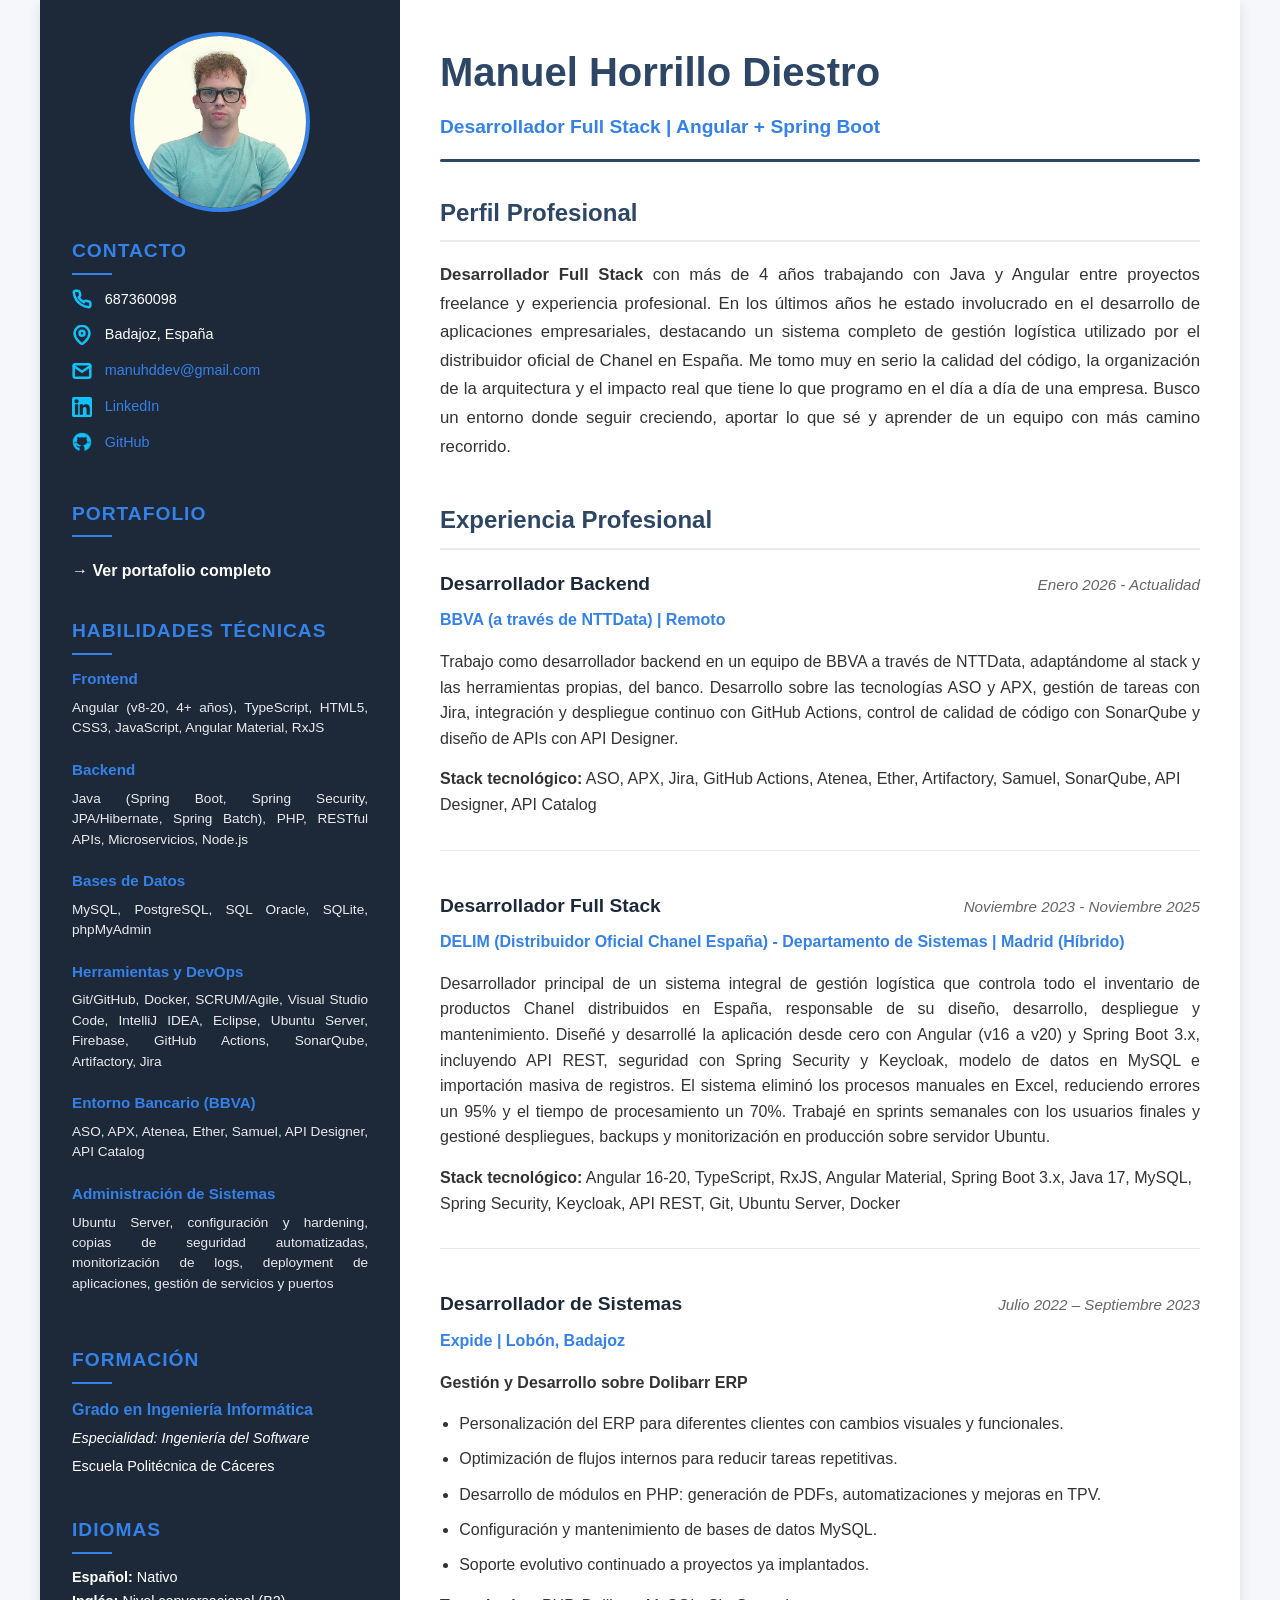
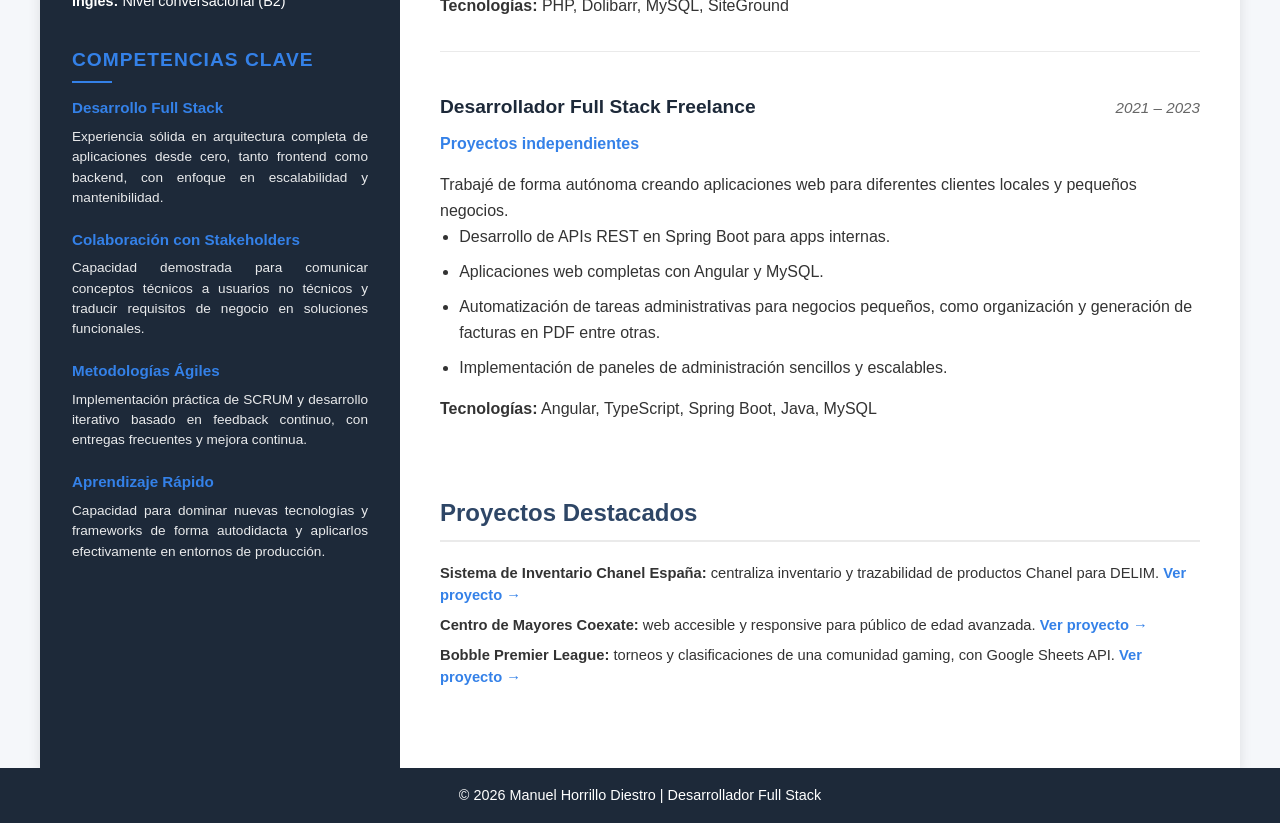
<file: index.html>
<!DOCTYPE html>
<html lang="es">
<head>
    <meta charset="UTF-8">
    <meta name="viewport" content="width=device-width, initial-scale=1.0">
    <title>Manuel Horrillo Diestro - Desarrollador Full Stack</title>
    <link rel="stylesheet" href="styles.css">
</head>
<body>
    <div class="cv-container">
        <div class="sidebar">
            <img class="profile-img" src="imagenes/perfil.jpg" alt="Manuel Horrillo Diestro">
            
            <div class="sidebar-section">
                <h2 class="sidebar-heading">Contacto</h2>
                <div class="contact-item">
                    <object class="contact-icon" data="iconos/phone.svg" type="image/svg+xml"></object>
                    <span class="contact-text">687360098</span>
                </div>
                <div class="contact-item">
                    <object class="contact-icon" data="iconos/map-pin.svg" type="image/svg+xml"></object>
                    <span class="contact-text">Badajoz, España</span>
                </div>
                <div class="contact-item">
                    <object class="contact-icon" data="iconos/mail.svg" type="image/svg+xml"></object>
                    <a href="mailto:manuhddev@gmail.com" class="contact-text">manuhddev@gmail.com</a>
                </div>
                <div class="contact-item">
                    <object class="contact-icon" data="iconos/linkedin.svg" type="image/svg+xml"></object>
                    <a href="https://www.linkedin.com/in/manuel-horrillo-diestro-52015a373/" class="contact-text" target="_blank">LinkedIn</a>
                </div>
                <div class="contact-item">
                    <object class="contact-icon" data="iconos/icons8-github-50.png"></object>
                    <a href="https://github.com/ManuHDdev" class="contact-text" target="_blank">GitHub</a>
                </div>
                <!-- <div>
                    <a href="luisa.html">Maemia</a>
                </div> -->
            </div>

            <div class="sidebar-section">
                <h2 class="sidebar-heading">Portafolio</h2>
                <a class="portfolio-link" href="https://manuhddev.github.io/Portafolio/" target="_blank">→ Ver portafolio completo</a>
            </div>
            
            <div class="sidebar-section">
                <h2 class="sidebar-heading">Habilidades Técnicas</h2>
                <div class="skill-group">
                    <h4 class="skill-category">Frontend</h4>
                    <p class="skill-list">Angular (v8-20, 4+ años), TypeScript, HTML5, CSS3, JavaScript, Angular Material, RxJS</p>
                </div>
                <div class="skill-group">
                    <h4 class="skill-category">Backend</h4>
                    <p class="skill-list">Java (Spring Boot, Spring Security, JPA/Hibernate, Spring Batch), PHP, RESTful APIs, Microservicios, Node.js</p>
                </div>
                <div class="skill-group">
                    <h4 class="skill-category">Bases de Datos</h4>
                    <p class="skill-list">MySQL, PostgreSQL, SQL Oracle, SQLite, phpMyAdmin</p>
                </div>
                <div class="skill-group">
                    <h4 class="skill-category">Herramientas y DevOps</h4>
                    <p class="skill-list">Git/GitHub, Docker, SCRUM/Agile, Visual Studio Code, IntelliJ IDEA, Eclipse, Ubuntu Server, Firebase, GitHub Actions, SonarQube, Artifactory, Jira</p>
                </div>
                <div class="skill-group">
                    <h4 class="skill-category">Entorno Bancario (BBVA)</h4>
                    <p class="skill-list">ASO, APX, Atenea, Ether, Samuel, API Designer, API Catalog</p>
                </div>
                <div class="skill-group">
                    <h4 class="skill-category">Administración de Sistemas</h4>
                    <p class="skill-list">Ubuntu Server, configuración y hardening, copias de seguridad automatizadas, monitorización de logs, deployment de aplicaciones, gestión de servicios y puertos</p>
                </div>
            </div>
            
            <div class="sidebar-section">
                <h2 class="sidebar-heading">Formación</h2>
                <h4 class="education-title">Grado en Ingeniería Informática</h4>
                <p class="education-specialty">Especialidad: Ingeniería del Software</p>
                <p class="education-institution">Escuela Politécnica de Cáceres</p>
                <!-- <p class="education-year">2020 - 2024</p> -->
            </div>
            
            <div class="sidebar-section">
                <h2 class="sidebar-heading">Idiomas</h2>
                <p class="contact-text"><strong>Español:</strong> Nativo</p>
                <p class="contact-text"><strong>Inglés:</strong> Nivel conversacional (B2)</p>
            </div>
            
            <div class="sidebar-section">
                <h2 class="sidebar-heading">Competencias clave</h2>
                <div class="skill-group">
                    <h4 class="skill-category">Desarrollo Full Stack</h4>
                    <p class="skill-list">Experiencia sólida en arquitectura completa de aplicaciones desde cero, tanto frontend como backend, con enfoque en escalabilidad y mantenibilidad.</p>
                </div>
                <div class="skill-group">
                    <h4 class="skill-category">Colaboración con Stakeholders</h4>
                    <p class="skill-list">Capacidad demostrada para comunicar conceptos técnicos a usuarios no técnicos y traducir requisitos de negocio en soluciones funcionales.</p>
                </div>
                <div class="skill-group salto">
                    <h4 class="skill-category">Metodologías Ágiles</h4>
                    <p class="skill-list">Implementación práctica de SCRUM y desarrollo iterativo basado en feedback continuo, con entregas frecuentes y mejora continua.</p>
                </div>
                <div class="skill-group">
                    <h4 class="skill-category">Aprendizaje Rápido</h4>
                    <p class="skill-list">Capacidad para dominar nuevas tecnologías y frameworks de forma autodidacta y aplicarlos efectivamente en entornos de producción.</p>
                </div>
            </div>
        </div>
        
        <div class="main-content">
            <div class="header-section">
                <h1 class="name-title">Manuel Horrillo Diestro</h1>
                <p class="job-title-main">Desarrollador Full Stack | Angular + Spring Boot</p>
                <div class="section-divider"></div>
            </div>
            
            <div class="main-section">
                <h2 class="section-title">Perfil Profesional</h2>
                <p class="profile-description">
                    <strong>Desarrollador Full Stack</strong> con más de 4 años trabajando con Java y Angular entre proyectos freelance y experiencia profesional. 
                    En los últimos años he estado involucrado en el desarrollo de aplicaciones empresariales, destacando un sistema completo de gestión logística utilizado por el distribuidor oficial de Chanel en España.
                    Me tomo muy en serio la calidad del código, la organización de la arquitectura y el impacto real que tiene lo que programo en el día a día de una empresa.
                    Busco un entorno donde seguir creciendo, aportar lo que sé y aprender de un equipo con más camino recorrido.
                </p>
            </div>
            
            <div class="main-section">
                <h2 class="section-title">Experiencia Profesional</h2>

                <div class="job-item">
                    <div class="job-header">
                        <h3 class="job-title">Desarrollador Backend</h3>
                        <span class="job-date">Enero 2026 - Actualidad</span>
                    </div>
                    <p class="job-company">BBVA (a través de NTTData) | Remoto</p>

                    <div class="job-description">
                        <p style="margin-bottom: 15px; text-align: justify;">
                            Trabajo como desarrollador backend en un equipo de BBVA a través de NTTData, adaptándome al stack y las herramientas propias,
                            del banco. Desarrollo sobre las tecnologías ASO y APX, gestión de tareas con Jira, integración y despliegue continuo con
                            GitHub Actions, control de calidad de código con SonarQube y diseño de APIs con API Designer.
                        </p>

                        <div style="margin-top: 15px;">
                            <strong>Stack tecnológico:</strong> ASO, APX, Jira, GitHub Actions, Atenea, Ether, Artifactory, Samuel, SonarQube, API Designer, API Catalog
                        </div>
                    </div>
                </div>

                <div class="job-item">
                    <div class="job-header">
                        <h3 class="job-title">Desarrollador Full Stack</h3>
                        <span class="job-date">Noviembre 2023 - Noviembre 2025</span>
                    </div>
                    <p class="job-company">DELIM (Distribuidor Oficial Chanel España) - Departamento de Sistemas | Madrid (Híbrido)</p>
                    
                    <div class="job-description">
                        <p style="margin-bottom: 15px; text-align: justify;">
                            Desarrollador principal de un sistema integral de gestión logística que controla todo el inventario de productos Chanel
                            distribuidos en España, responsable de su diseño, desarrollo, despliegue y mantenimiento. Diseñé y desarrollé la aplicación
                            desde cero con Angular (v16 a v20) y Spring Boot 3.x, incluyendo API REST, seguridad con Spring Security y Keycloak, modelo
                            de datos en MySQL e importación masiva de registros. El sistema eliminó los procesos manuales en Excel, reduciendo errores
                            un 95% y el tiempo de procesamiento un 70%. Trabajé en sprints semanales con los usuarios finales y gestioné despliegues,
                            backups y monitorización en producción sobre servidor Ubuntu.
                        </p>

                        <div style="margin-top: 15px;">
                            <strong>Stack tecnológico:</strong> Angular 16-20, TypeScript, RxJS, Angular Material, Spring Boot 3.x, Java 17, MySQL,
                            Spring Security, Keycloak, API REST, Git, Ubuntu Server, Docker
                        </div>
                    </div>
                </div>

                

                <!-- EXPIDE -->
                <div class="job-item">
                    <div class="job-header">
                        <h3 class="job-title">Desarrollador de Sistemas</h3>
                        <span class="job-date">Julio 2022 – Septiembre 2023</span>
                    </div>
                    <p class="job-company">Expide | Lobón, Badajoz</p>
                    
                    <h4>Gestión y Desarrollo sobre Dolibarr ERP</h4>
                    <div class="job-description">
                        <ul>
                            <li>Personalización del ERP para diferentes clientes con cambios visuales y funcionales.</li>
                            <li>Optimización de flujos internos para reducir tareas repetitivas.</li>
                            <li>Desarrollo de módulos en PHP: generación de PDFs, automatizaciones y mejoras en TPV.</li>
                            <li>Configuración y mantenimiento de bases de datos MySQL.</li>
                            <li>Soporte evolutivo continuado a proyectos ya implantados.</li>
                        </ul>
                        
                        <p><strong>Tecnologías:</strong> PHP, Dolibarr, MySQL, SiteGround</p>
                    </div>
                </div>

                <!-- FREELANCE -->
                <div class="job-item">
                    <div class="job-header">
                        <h3 class="job-title">Desarrollador Full Stack Freelance</h3>
                        <span class="job-date">2021 – 2023</span>
                    </div>
                    <p class="job-company">Proyectos independientes</p>
                    
                    <div class="job-description">
                        <p>Trabajé de forma autónoma creando aplicaciones web para diferentes clientes locales y pequeños negocios.</p>
                        <ul>
                            <li>Desarrollo de APIs REST en Spring Boot para apps internas.</li>
                            <li>Aplicaciones web completas con Angular y MySQL.</li>
                            <li>Automatización de tareas administrativas para negocios pequeños, como organización y generación de facturas en PDF entre otras.</li>
                            <li>Implementación de paneles de administración sencillos y escalables.</li>
                        </ul>
                        
                        <p><strong>Tecnologías:</strong> Angular, TypeScript, Spring Boot, Java, MySQL</p>
                    </div>
                </div>
            </div>
            
            <div class="main-section">
                <h2 class="section-title">Proyectos Destacados</h2>

                <ul class="project-list">
                    <li><strong>Sistema de Inventario Chanel España:</strong> centraliza inventario y trazabilidad de productos Chanel para DELIM. <a class="project-link" href="https://manuhddev.github.io/Portafolio/" target="_blank">Ver proyecto →</a></li>
                    <li><strong>Centro de Mayores Coexate:</strong> web accesible y responsive para público de edad avanzada. <a class="project-link" href="https://coexate.web.app/" target="_blank">Ver proyecto →</a></li>
                    <li><strong>Bobble Premier League:</strong> torneos y clasificaciones de una comunidad gaming, con Google Sheets API. <a class="project-link" href="https://bobblepremierleagueoficial.web.app" target="_blank">Ver proyecto →</a></li>
                </ul>
            </div>
        </div>
    </div>
    
    <div class="footer">
        <p>&copy; <script>document.write(new Date().getFullYear());</script> Manuel Horrillo Diestro | Desarrollador Full Stack</p>
    </div>
</body>
</html>
</file>
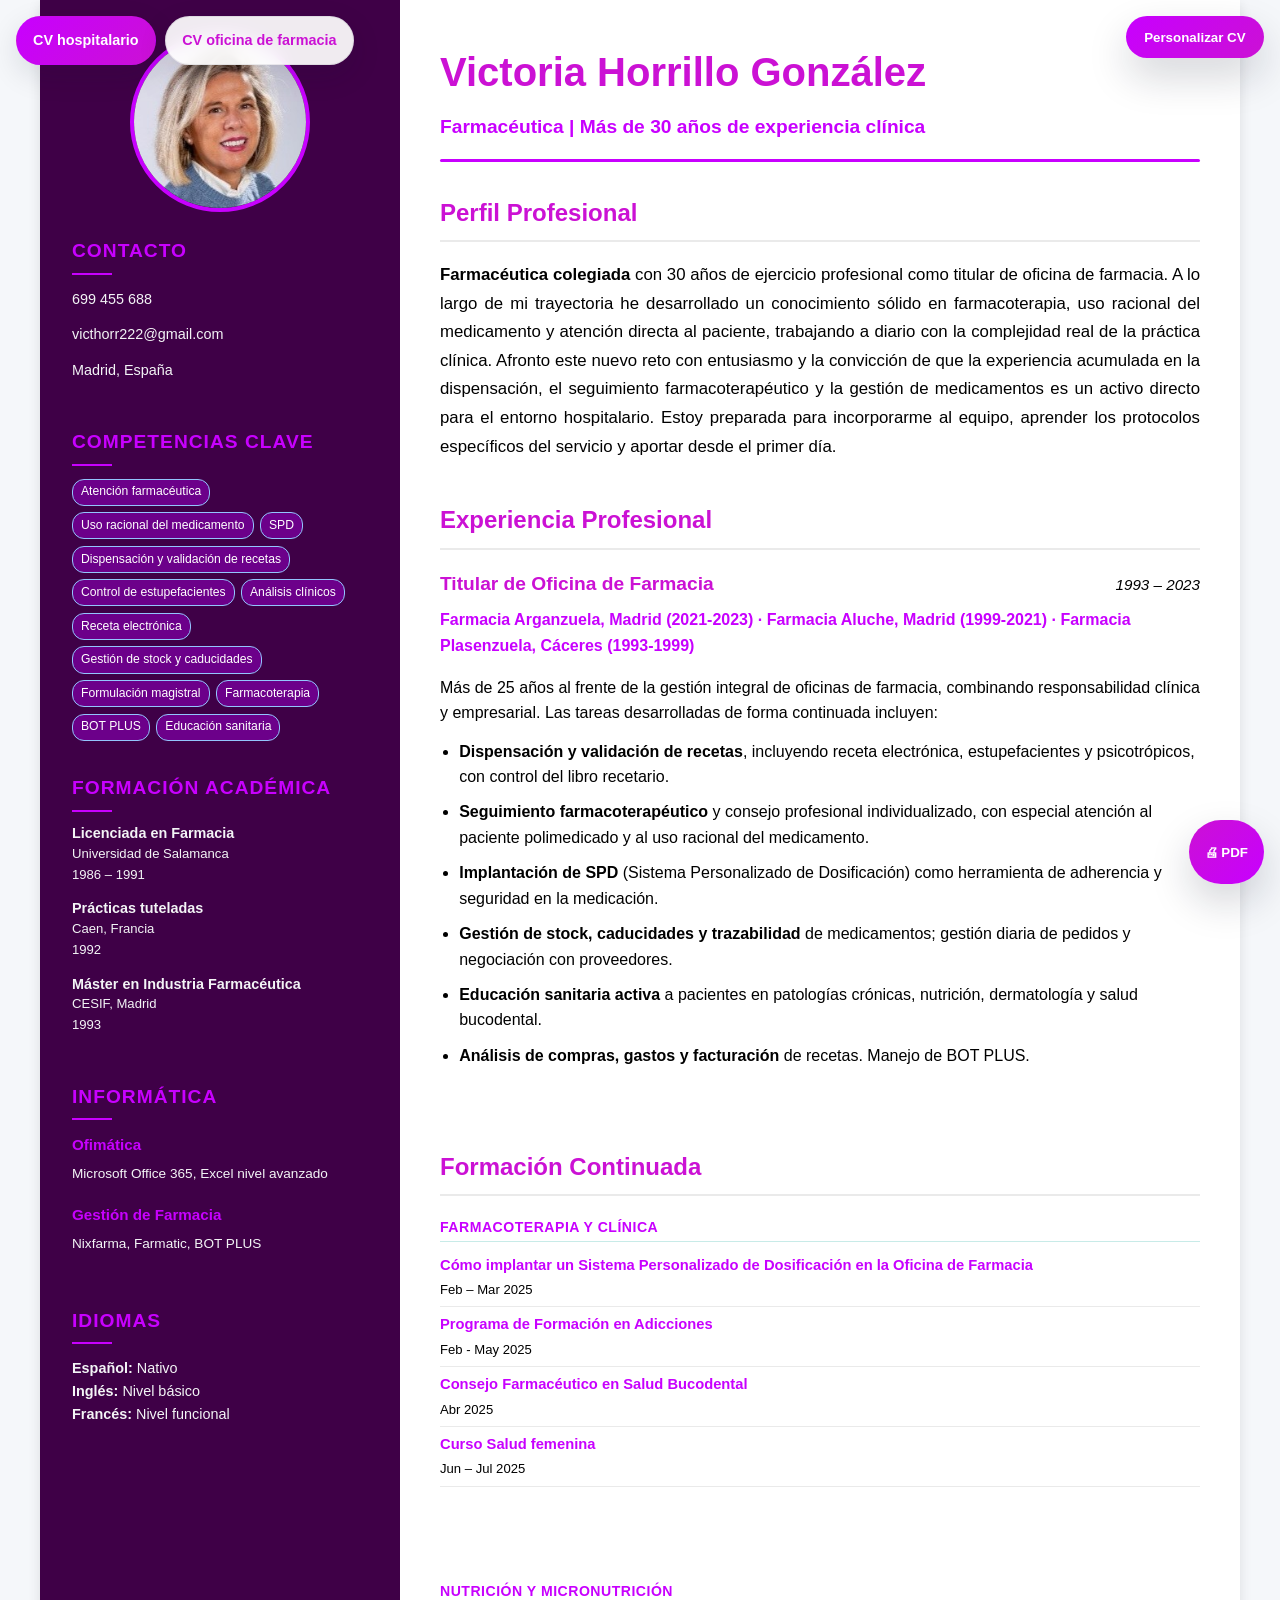
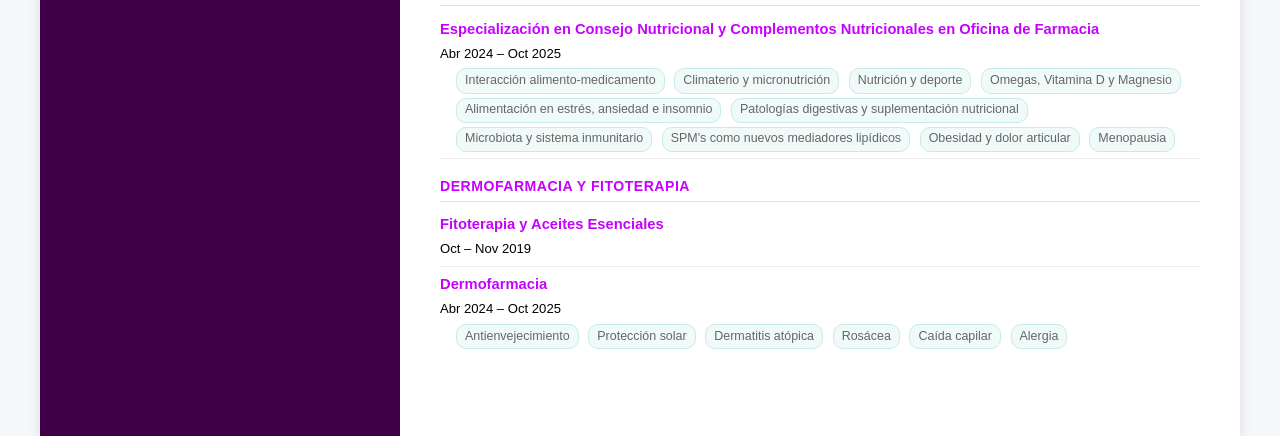
<file: victoria.html>
<!DOCTYPE html>
<html lang="es">
<head>
    <meta charset="UTF-8">
    <meta name="viewport" content="width=device-width, initial-scale=1.0">
    <title>Victoria Horrillo González - Farmacéutica</title>
    <link rel="stylesheet" href="styles.css">
    <style>
        /* ── Paleta sanitaria ── */
        :root {
            --font-family: Segoe UI, Arial, sans-serif;
            --body-font-size: 16px;
            --body-line-height: 1.6;
            --name-size: 39px;
            --subtitle-size: 20.5px;
            --section-title-size: 26px;
            --sidebar-heading-size: 20.5px;
            --primary-color: #3f0047;
            --secondary-color: #c800ff;
            --accent-color: #cb11d4;
            --text-color: #000000;
            --highlight-bg: #500059;
            --highlight-border: #500059;
            --sidebar-text-color: #ff0000;
            --sidebar-muted-text: #ffffff;
            --page-background: #ffffff;
            --card-background: #ffffff;
            --tag-bg: #6c008a;
            --tag-border: #000000;
            --tag-text: #ffffff;
            --module-bg: #f8cdfe;
            --module-border: #000000;
            --module-text: #000000;
            --profile-image-size: 220px;
            --sidebar-width: 28%;
            --sidebar-padding: 36px;
            --content-padding: 44px;
        }

        /* ── Cursos compactos (igual que luisa.html) ── */
        .course-item {
            display: flex;
            flex-direction: column;
            padding: 0.4rem 0;
            border-bottom: 1px solid #eaeaea;
        }
        .course-item:last-child {
            border-bottom: none;
        }
        .course-name {
            font-weight: 600;
            color: var(--primary-color);
            font-size: 0.92rem;
        }
        .course-meta {
            font-size: 0.82rem;
            color: var(--gray-text);
            margin-top: 0.1rem;
        }

        /* ── Módulos dentro de un curso ── */
        .course-modules {
            margin: 0.3rem 0 0 1rem;
            display: flex;
            flex-wrap: wrap;
            gap: 0.25rem 0.6rem;
        }
        .course-module {
            font-size: 0.78rem;
            color: var(--module-text);
            padding: 0.1rem 0.5rem;
            background-color: var(--module-bg);
            border: 1px solid var(--module-border);
            border-radius: 10px;
        }

        /* ── Separador de grupos de formación ── */
        .training-group-title {
            font-size: 0.88rem;
            font-weight: bold;
            color: var(--secondary-color);
            margin: 1rem 0 0.3rem 0;
            text-transform: uppercase;
            letter-spacing: 0.5px;
            border-bottom: 1px solid #c8ebe8;
            padding-bottom: 0.2rem;
        }

        /* ── Formación académica sidebar ── */
        .edu-item {
            margin-bottom: 0.9rem;
        }
        .edu-item .edu-degree {
            font-size: 0.9rem;
            font-weight: bold;
            color: var(--secondary-color);
            line-height: 1.3;
        }
        .edu-item .edu-detail {
            font-size: 0.82rem;
            color: rgba(255,255,255,0.85);
        }

        /* ── Competencias como tags ── */
        .competency-tags {
            display: flex;
            flex-wrap: wrap;
            gap: 0.4rem;
            margin-top: 0.3rem;
        }
        .competency-tag {
            font-size: 0.76rem;
            background-color: var(--tag-bg);
            color: var(--tag-text);
            padding: 0.18rem 0.5rem;
            border-radius: 12px;
            border: 1px solid var(--tag-border);
        }

        /* ── Espaciado experiencia ── */
        .job-item {
            margin-bottom: 1.6rem;
            padding-bottom: 1.5rem;
        }

        /* ── Iconos de contacto en color teal del CV ── */
        .sidebar .contact-icon {
            filter: brightness(0) invert(56%) sepia(40%) saturate(600%) hue-rotate(130deg) brightness(1.1);
        }

        /* ── Overrides de color ── */
        .sidebar-heading::after {
            background-color: var(--secondary-color);
        }
        .sidebar-heading {
            color: var(--secondary-color);
        }
        .section-divider {
            background-color: var(--secondary-color);
        }
        .job-company {
            color: var(--secondary-color);
        }
        a {
            color: var(--secondary-color);
        }

        @media print {
            body { background-color: white; }
            .cv-container { box-shadow: none; }
        }
    </style>
    <link rel="stylesheet" href="cv-editor.css">
</head>
<body data-cv-key="victoria-hospital" data-cv-version="2" data-cv-label="Victoria Hospitalario">
    <nav class="cv-page-nav" aria-label="Navegación entre currículums de Victoria">
        <a class="cv-page-nav-link is-active" href="victoria.html" aria-current="page">CV hospitalario</a>
        <a class="cv-page-nav-link" href="victoria_farmacia.html">CV oficina de farmacia</a>
    </nav>
    <div class="cv-container">
        <div class="sidebar">
            <img class="profile-img" src="imagenes/victoria.jpg" alt="Victoria Horrillo González">

            <div class="sidebar-section">
                <h2 class="sidebar-heading">Contacto</h2>
                <div class="contact-item">
                    <span class="contact-text">699 455 688</span>
                </div>
                <div class="contact-item">
                    <span class="contact-text">victhorr222@gmail.com</span>
                </div>
                <div class="contact-item">
                    <span class="contact-text">Madrid, España</span>
                </div>
            </div>

            <div class="sidebar-section">
                <h2 class="sidebar-heading">Competencias clave</h2>
                <div class="competency-tags">
                    <span class="competency-tag">Atención farmacéutica</span>
                    <span class="competency-tag">Uso racional del medicamento</span>
                    <span class="competency-tag">SPD</span>
                    <span class="competency-tag">Dispensación y validación de recetas</span>
                    <span class="competency-tag">Control de estupefacientes</span>
                    <span class="competency-tag">Análisis clínicos</span>
                    <span class="competency-tag">Receta electrónica</span>
                    <span class="competency-tag">Gestión de stock y caducidades</span>
                    <span class="competency-tag">Formulación magistral</span>
                    <span class="competency-tag">Farmacoterapia</span>
                    <span class="competency-tag">BOT PLUS</span>
                    <span class="competency-tag">Educación sanitaria</span>
                </div>
            </div>

            <div class="sidebar-section">
                <h2 class="sidebar-heading">Formación académica</h2>

                <div class="edu-item">
                    <p class="edu-degree">Licenciada en Farmacia</p>
                    <p class="edu-detail">Universidad de Salamanca</p>
                    <p class="edu-detail">1986 – 1991</p>
                </div>

                <div class="edu-item">
                    <p class="edu-degree">Prácticas tuteladas</p>
                    <p class="edu-detail">Caen, Francia</p>
                    <p class="edu-detail">1992</p>
                </div>

                <div class="edu-item">
                    <p class="edu-degree">Máster en Industria Farmacéutica</p>
                    <p class="edu-detail">CESIF, Madrid</p>
                    <p class="edu-detail">1993</p>
                </div>
            </div>

            <div class="sidebar-section">
                <h2 class="sidebar-heading">Informática</h2>
                <div class="skill-group">
                    <h4 class="skill-category">Ofimática</h4>
                    <p class="skill-list">Microsoft Office 365, Excel nivel avanzado</p>
                </div>
                <div class="skill-group">
                    <h4 class="skill-category">Gestión de Farmacia</h4>
                    <p class="skill-list">Nixfarma, Farmatic, BOT PLUS</p>
                </div>
            </div>

            <div class="sidebar-section">
                <h2 class="sidebar-heading">Idiomas</h2>
                <p class="contact-text"><strong>Español:</strong> Nativo</p>
                <p class="contact-text"><strong>Inglés:</strong> Nivel básico</p>
                <p class="contact-text"><strong>Francés:</strong> Nivel funcional</p>
            </div>

        </div>

        <div class="main-content">
            <div class="header-section">
                <h1 class="name-title">Victoria Horrillo González</h1>
                <p class="job-title-main">Farmacéutica | Más de 30 años de experiencia clínica</p>
                <div class="section-divider"></div>
            </div>

            <div class="main-section">
                <h2 class="section-title">Perfil Profesional</h2>
                <p class="profile-description">
                    <strong>Farmacéutica colegiada</strong> con 30 años de ejercicio profesional como titular de oficina de farmacia. A lo largo de mi trayectoria he desarrollado un conocimiento sólido en farmacoterapia, uso racional del medicamento y atención directa al paciente, trabajando a diario con la complejidad real de la práctica clínica.
                    Afronto este nuevo reto con entusiasmo y la convicción de que la experiencia acumulada en la dispensación, el seguimiento farmacoterapéutico y la gestión de medicamentos es un activo directo para el entorno hospitalario. Estoy preparada para incorporarme al equipo, aprender los protocolos específicos del servicio y aportar desde el primer día.
                </p>
            </div>

            <div class="main-section">
                <h2 class="section-title">Experiencia Profesional</h2>

                <div class="job-item">
                    <div class="job-header">
                        <h3 class="job-title">Titular de Oficina de Farmacia</h3>
                        <span class="job-date">1993 – 2023</span>
                    </div>
                    <p class="job-company">Farmacia Arganzuela, Madrid (2021-2023) · Farmacia Aluche, Madrid (1999-2021) · Farmacia Plasenzuela, Cáceres (1993-1999)</p>
                    <div class="job-description">
                        <p style="margin-bottom: 0.8rem; text-align: justify;">
                            Más de 25 años al frente de la gestión integral de oficinas de farmacia, combinando responsabilidad clínica y empresarial. Las tareas desarrolladas de forma continuada incluyen:
                        </p>
                        <ul>
                            <li><strong>Dispensación y validación de recetas</strong>, incluyendo receta electrónica, estupefacientes y psicotrópicos, con control del libro recetario.</li>
                            <li><strong>Seguimiento farmacoterapéutico</strong> y consejo profesional individualizado, con especial atención al paciente polimedicado y al uso racional del medicamento.</li>
                            <li><strong>Implantación de SPD</strong> (Sistema Personalizado de Dosificación) como herramienta de adherencia y seguridad en la medicación.</li>
                            <li><strong>Gestión de stock, caducidades y trazabilidad</strong> de medicamentos; gestión diaria de pedidos y negociación con proveedores.</li>
                            <li><strong>Educación sanitaria activa</strong> a pacientes en patologías crónicas, nutrición, dermatología y salud bucodental.</li>
                            <li><strong>Análisis de compras, gastos y facturación</strong> de recetas. Manejo de BOT PLUS.</li>
                        </ul>
                    </div>
                </div>
            </div>

            <div class="main-section">
                <h2 class="section-title">Formación Continuada</h2>

                <p class="training-group-title">Farmacoterapia y clínica</p>

                <!-- <div class="course-item">
                    <span class="course-name">Implantación SPD en Oficina de Farmacia</span>
                    <span class="course-meta">2025 · 60 h</span>
                </div> -->
                <div class="course-item">
                    <span class="course-name">Cómo implantar un Sistema Personalizado de Dosificación en la Oficina de Farmacia</span>
                    <span class="course-meta">Feb – Mar 2025</span>
                </div>
                <div class="course-item">
                    <span class="course-name">Programa de Formación en Adicciones</span>
                    <span class="course-meta">Feb - May 2025</span>
                </div>
                <!-- <div class="course-item">
                    <span class="course-name">Urgencias para Farmacéuticos</span>
                    <span class="course-meta">Oct 2006 · 20 h · 2,9 créditos CFCPS Madrid</span>
                </div> -->
                <!-- <div class="course-item">
                    <span class="course-name">Valoración e Interpretación de Análisis Clínicos</span>
                    <span class="course-meta">2000 · 20 h</span>
                </div> -->
                <!-- <div class="course-item">
                    <span class="course-name">Valoración e Interpretación de Análisis Clínicos (FORCEM)</span>
                    <span class="course-meta">Mar – Abr 2003 · 10 h · 1,4 créditos CFCPS Madrid</span>
                </div> -->
                <!-- <div class="course-item">
                    <span class="course-name">El Consejo Farmacéutico en Diabetes Tipo II</span>
                    <span class="course-meta">Nov 2004 – Jul 2005 · 18 h</span>
                </div> -->
                <div class="course-item">
                    <span class="course-name">Consejo Farmacéutico en Salud Bucodental</span>
                    <span class="course-meta">Abr 2025</span>
                </div>
                <!-- <div class="course-item">
                    <span class="course-name">Adaptación al Real Decreto 175/2001: Formulación Magistral</span>
                    <span class="course-meta">May 2003 · 2 h</span>
                </div> -->
                <!-- <div class="course-item">
                    <span class="course-name">Receta Electrónica</span>
                    <span class="course-meta">Abr – May 2015 · 15 h · 3 créditos CFCPS</span>
                </div> -->
                <div class="course-item">
                    <span class="course-name">Curso Salud femenina</span>
                    <span class="course-meta">Jun – Jul 2025</span>
                </div>

                <br><br><br>

                <p class="training-group-title">Nutrición y micronutrición</p>

                <div class="course-item">
                    <span class="course-name">Especialización en Consejo Nutricional y Complementos Nutricionales en Oficina de Farmacia</span>
                    <span class="course-meta">Abr 2024 – Oct 2025</span>
                    <div class="course-modules">
                        <span class="course-module">Interacción alimento-medicamento</span>
                        <span class="course-module">Climaterio y micronutrición</span>
                        <span class="course-module">Nutrición y deporte</span>
                        <span class="course-module">Omegas, Vitamina D y Magnesio</span>
                        <span class="course-module">Alimentación en estrés, ansiedad e insomnio</span>
                        <span class="course-module">Patologías digestivas y suplementación nutricional</span>
                        <span class="course-module">Microbiota y sistema inmunitario</span>
                        <span class="course-module">SPM's como nuevos mediadores lipídicos</span>
                        <span class="course-module">Obesidad y dolor articular</span>
                        <span class="course-module">Menopausia</span>
                    </div>
                </div>

                <p class="training-group-title">Dermofarmacia y fitoterapia</p>

                <!-- <div class="course-item">
                    <span class="course-name">Talleres Dermatológicos: Cuidados Básicos de la Piel</span>
                    <span class="course-meta">Abr 2008 · 2 h</span>
                </div>
                <div class="course-item">
                    <span class="course-name">Talleres Dermatológicos: ABC de la Protección Solar</span>
                    <span class="course-meta">May 2008 · 2 h</span>
                </div> -->
                <div class="course-item">
                    <span class="course-name">Fitoterapia y Aceites Esenciales</span>
                    <span class="course-meta">Oct – Nov 2019</span>
                </div>
                <div class="course-item">
                    <span class="course-name">Dermofarmacia</span>
                    <span class="course-meta">Abr 2024 – Oct 2025</span>
                    <div class="course-modules">
                        <span class="course-module">Antienvejecimiento</span>
                        <span class="course-module">Protección solar</span>
                        <span class="course-module">Dermatitis atópica</span>
                        <span class="course-module">Rosácea</span>
                        <span class="course-module">Caída capilar</span>
                        <span class="course-module">Alergia</span>
                    </div>
                </div>

                

            </div>
        </div>
    </div>

    <!-- <div class="footer">
        <p>&copy; <script>document.write(new Date().getFullYear());</script> Victoria Horrillo González | Farmacéutica</p>
    </div> -->
    <script src="cv-editor.js"></script>
</body>
</html>
</file>
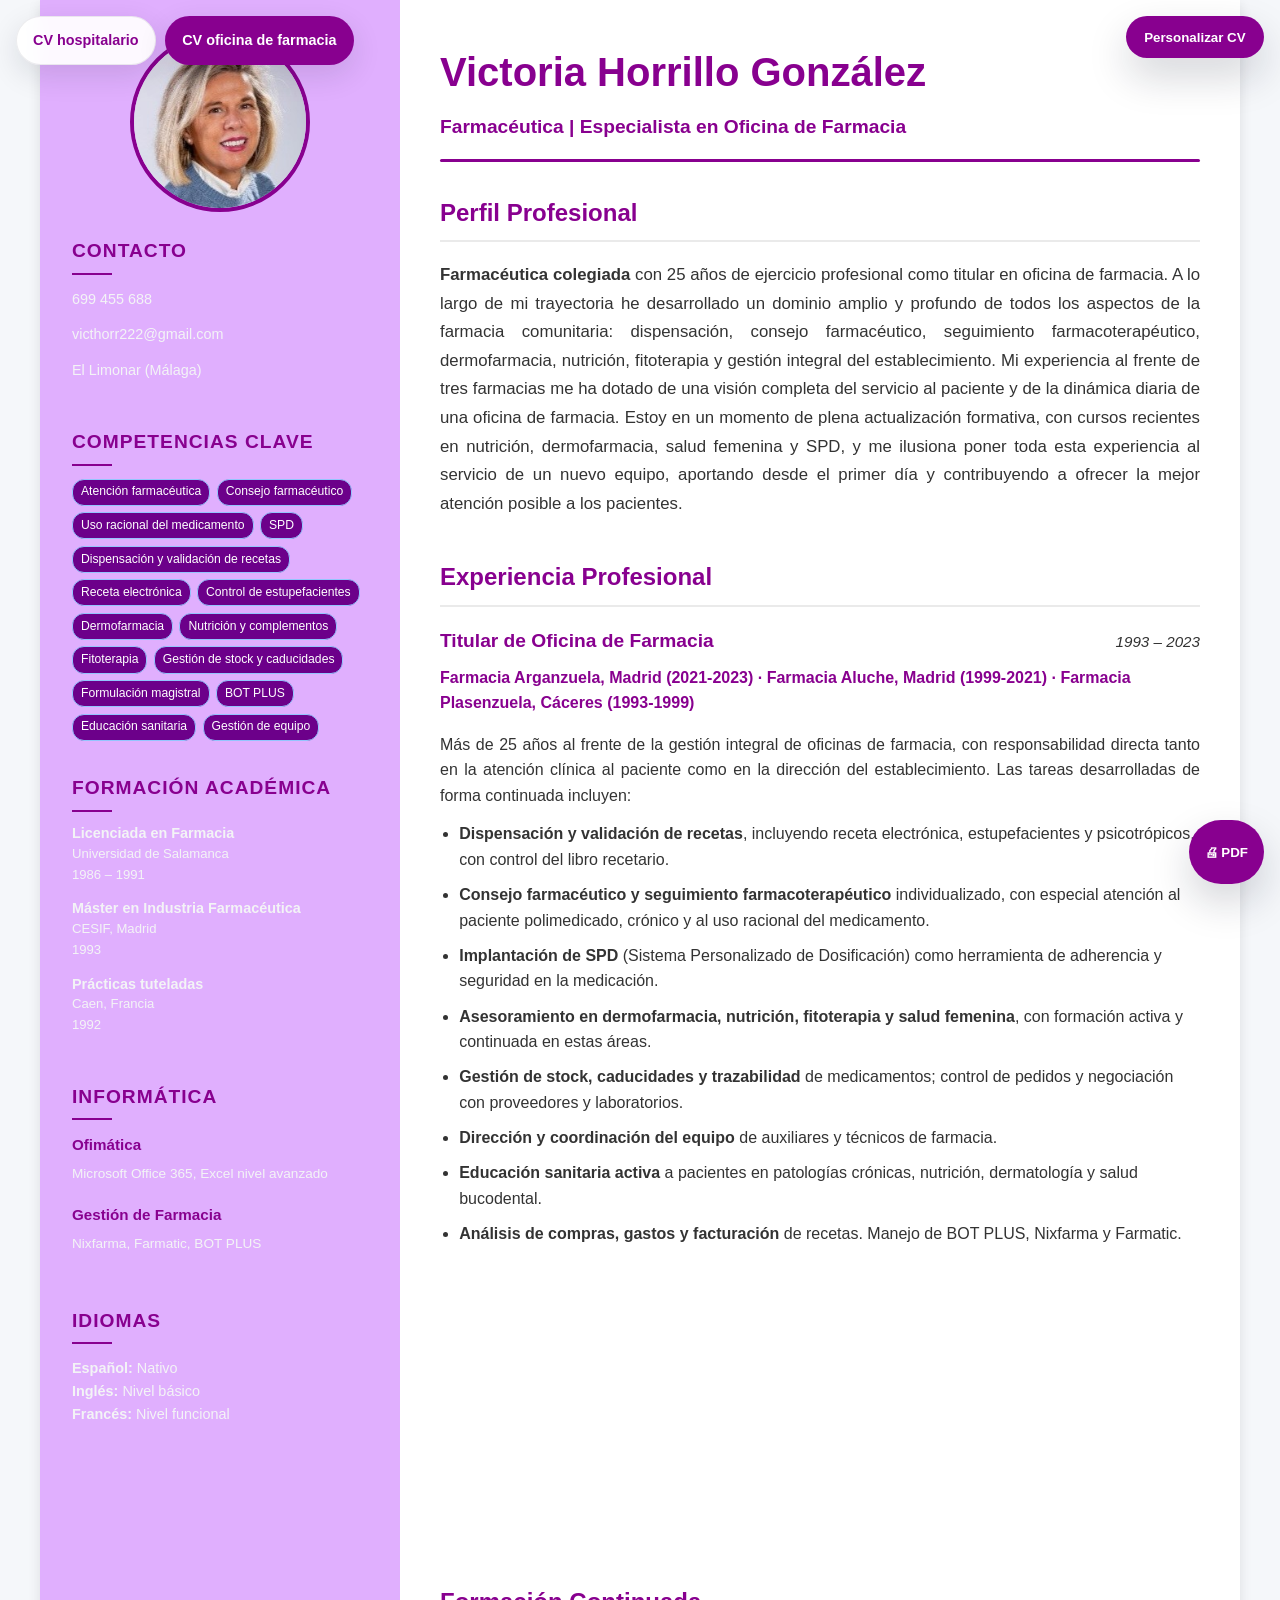
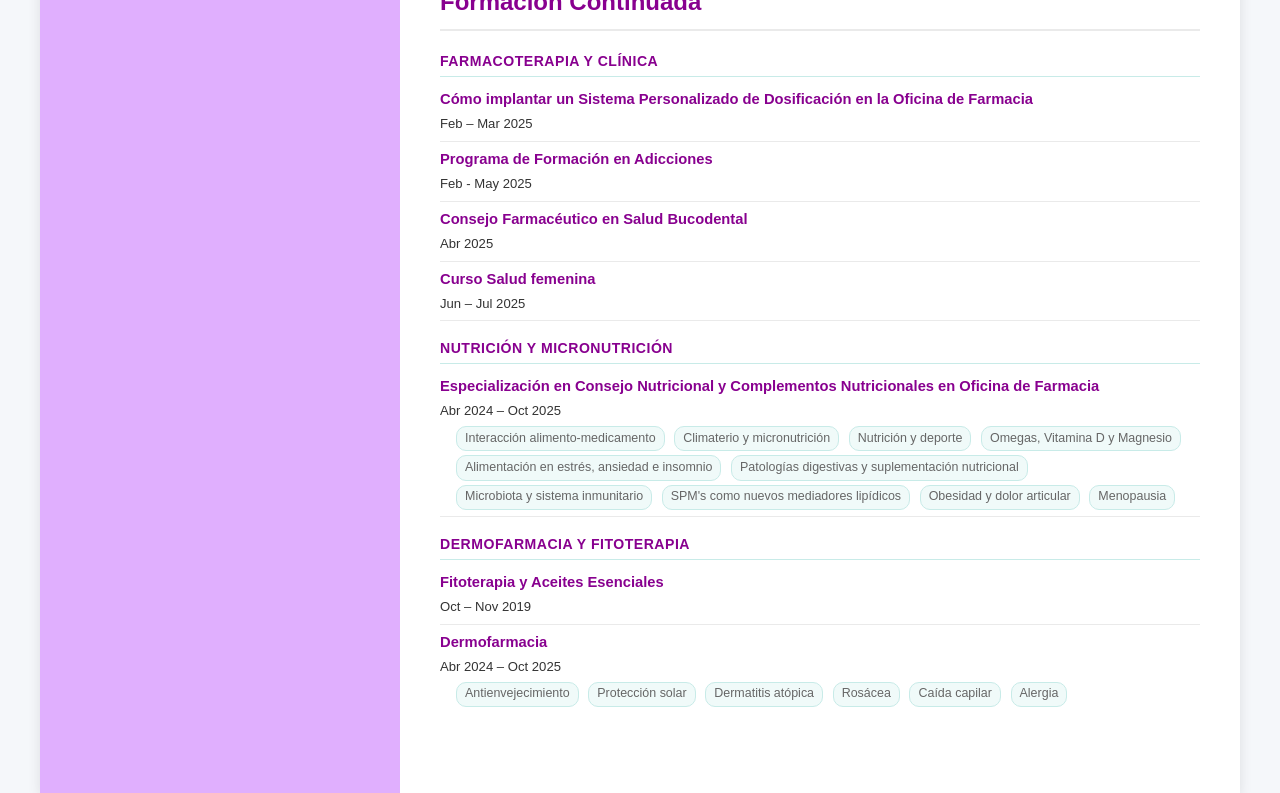
<file: victoria_farmacia.html>
<!DOCTYPE html>
<html lang="es">
<head>
    <meta charset="UTF-8">
    <meta name="viewport" content="width=device-width, initial-scale=1.0">
    <title>Victoria Horrillo González - Farmacéutica</title>
    <link rel="stylesheet" href="styles.css">
    <style>
        /* ── Paleta sanitaria ── */
        :root {
            --primary-color: #e0affe;
            --secondary-color: #88008f;
            --accent-color: #88008f;
            --highlight-bg: #500059;
            --highlight-border: #500059;
            --sidebar-text-color: #000000;
            --sidebar-muted-text: #111827;
            --page-background: #f5f7fa;
            --card-background: #ffffff;
            --tag-bg: #f4d4f6;
            --tag-border: #c865cf;
            --tag-text: #1f1720;
            --module-bg: #f6ebf7;
            --module-border: #d9b5dd;
            --module-text: #111111;
        }

        /* ── Cursos compactos (igual que luisa.html) ── */
        .course-item {
            display: flex;
            flex-direction: column;
            padding: 0.4rem 0;
            border-bottom: 1px solid #eaeaea;
        }
        .course-item:last-child {
            border-bottom: none;
        }
        .course-name {
            font-weight: 600;
            color: var(--secondary-color);
            font-size: 0.92rem;
        }
        .course-meta {
            font-size: 0.82rem;
            color: var(--gray-text);
            margin-top: 0.1rem;
        }

        /* ── Módulos dentro de un curso ── */
        .course-modules {
            margin: 0.3rem 0 0 1rem;
            display: flex;
            flex-wrap: wrap;
            gap: 0.25rem 0.6rem;
        }
        .course-module {
            font-size: 0.78rem;
            color: var(--module-text);
            padding: 0.1rem 0.5rem;
            background-color: var(--module-bg);
            border: 1px solid var(--module-border);
            border-radius: 10px;
        }

        /* ── Separador de grupos de formación ── */
        .training-group-title {
            font-size: 0.88rem;
            font-weight: bold;
            color: var(--secondary-color);
            margin: 1rem 0 0.3rem 0;
            text-transform: uppercase;
            letter-spacing: 0.5px;
            border-bottom: 1px solid #c8ebe8;
            padding-bottom: 0.2rem;
        }

        /* ── Formación académica sidebar ── */
        .edu-item {
            margin-bottom: 0.9rem;
        }
        .edu-item .edu-degree {
            font-size: 0.9rem;
            font-weight: bold;
            color: var(--secondary-color);
            line-height: 1.3;
        }
        .edu-item .edu-detail {
            font-size: 0.82rem;
            color: rgba(0, 0, 0, 0.85);
        }

        /* ── Competencias como tags ── */
        .competency-tags {
            display: flex;
            flex-wrap: wrap;
            gap: 0.4rem;
            margin-top: 0.3rem;
        }
        .competency-tag {
            font-size: 0.76rem;
            background-color: var(--tag-bg);
            color: var(--tag-text);
            padding: 0.18rem 0.5rem;
            border-radius: 12px;
            border: 1px solid var(--tag-border);
        }

        /* ── Espaciado experiencia ── */
        .job-item {
            margin-bottom: 1.6rem;
            padding-bottom: 1.5rem;
        }

        .sidebar {
            color: black;
        }

        /* ── Iconos de contacto en color teal del CV ── */
        .sidebar .contact-icon {
            filter: brightness(0) invert(56%) sepia(40%) saturate(600%) hue-rotate(130deg) brightness(1.1);
        }

        /* ── Overrides de color ── */
        .sidebar-heading::after {
            background-color: var(--secondary-color);
        }
        .sidebar-heading {
            color: var(--secondary-color);
        }
        .section-divider {
            background-color: var(--secondary-color);
        }
        .job-company {
            color: var(--secondary-color);
        }
        a {
            color: var(--secondary-color);
        }

        p.skill-list {
            color: black;
        }

        .name-title, .section-title, .job-title {
            color: var(--secondary-color);
        }

        @media print {
            body { background-color: white; }
            .cv-container { box-shadow: none; }
        }
    </style>
    <link rel="stylesheet" href="cv-editor.css">
</head>
<body data-cv-key="victoria-farmacia" data-cv-version="1" data-cv-label="Victoria Farmacia">
    <nav class="cv-page-nav" aria-label="Navegación entre currículums de Victoria">
        <a class="cv-page-nav-link" href="index.html">CV hospitalario</a>
        <a class="cv-page-nav-link is-active" href="victoria_farmacia.html" aria-current="page">CV oficina de farmacia</a>
    </nav>
    <div class="cv-container">
        <div class="sidebar">
            <img class="profile-img" src="imagenes/victoria.jpg" alt="Victoria Horrillo González">

            <div class="sidebar-section">
                <h2 class="sidebar-heading">Contacto</h2>
                <div class="contact-item">
                    <!-- <object class="contact-icon" data="iconos/phone.svg" type="image/svg+xml"></object> -->
                    <span class="contact-text">699 455 688</span>
                </div>
                <div class="contact-item">
                    <!-- <object class="contact-icon" data="iconos/mail.svg" type="image/svg+xml"></object> -->
                    <span class="contact-text">victhorr222@gmail.com</span>
                </div>
                <div class="contact-item">
                    <!-- <object class="contact-icon" data="iconos/map-pin.svg" type="image/svg+xml"></object> -->
                    <span class="contact-text">El Limonar (Málaga)</span>
                </div>
            </div>

            <div class="sidebar-section">
                <h2 class="sidebar-heading">Competencias clave</h2>
                <div class="competency-tags">
                    <span class="competency-tag">Atención farmacéutica</span>
                    <span class="competency-tag">Consejo farmacéutico</span>
                    <span class="competency-tag">Uso racional del medicamento</span>
                    <span class="competency-tag">SPD</span>
                    <span class="competency-tag">Dispensación y validación de recetas</span>
                    <span class="competency-tag">Receta electrónica</span>
                    <span class="competency-tag">Control de estupefacientes</span>
                    <span class="competency-tag">Dermofarmacia</span>
                    <span class="competency-tag">Nutrición y complementos</span>
                    <span class="competency-tag">Fitoterapia</span>
                    <span class="competency-tag">Gestión de stock y caducidades</span>
                    <span class="competency-tag">Formulación magistral</span>
                    <span class="competency-tag">BOT PLUS</span>
                    <span class="competency-tag">Educación sanitaria</span>
                    <span class="competency-tag">Gestión de equipo</span>
                </div>
            </div>

            <div class="sidebar-section">
                <h2 class="sidebar-heading">Formación académica</h2>

                <div class="edu-item">
                    <p class="edu-degree">Licenciada en Farmacia</p>
                    <p class="edu-detail">Universidad de Salamanca</p>
                    <p class="edu-detail">1986 – 1991</p>
                </div>

                <div class="edu-item">
                    <p class="edu-degree">Máster en Industria Farmacéutica</p>
                    <p class="edu-detail">CESIF, Madrid</p>
                    <p class="edu-detail">1993</p>
                </div>

                <div class="edu-item">
                    <p class="edu-degree">Prácticas tuteladas</p>
                    <p class="edu-detail">Caen, Francia</p>
                    <p class="edu-detail">1992</p>
                </div>
            </div>

            <div class="sidebar-section">
                <h2 class="sidebar-heading">Informática</h2>
                <div class="skill-group">
                    <h4 class="skill-category">Ofimática</h4>
                    <p class="skill-list">Microsoft Office 365, Excel nivel avanzado</p>
                </div>
                <div class="skill-group">
                    <h4 class="skill-category">Gestión de Farmacia</h4>
                    <p class="skill-list">Nixfarma, Farmatic, BOT PLUS</p>
                </div>
            </div>

            <div class="sidebar-section">
                <h2 class="sidebar-heading">Idiomas</h2>
                <p class="contact-text"><strong>Español:</strong> Nativo</p>
                <p class="contact-text"><strong>Inglés:</strong> Nivel básico</p>
                <p class="contact-text"><strong>Francés:</strong> Nivel funcional</p>
            </div>

        </div>

        <div class="main-content">
            <div class="header-section">
                <h1 class="name-title">Victoria Horrillo González</h1>
                <p class="job-title-main">Farmacéutica | Especialista en Oficina de Farmacia</p>
                <div class="section-divider"></div>
            </div>

            <div class="main-section">
                <h2 class="section-title">Perfil Profesional</h2>
                <p class="profile-description">
                    <strong>Farmacéutica colegiada</strong> con 25 años de ejercicio profesional como titular en oficina de farmacia. A lo largo de mi trayectoria he desarrollado un dominio amplio y profundo de todos los aspectos de la farmacia comunitaria: dispensación, consejo farmacéutico, seguimiento farmacoterapéutico, dermofarmacia, nutrición, fitoterapia y gestión integral del establecimiento.
                    Mi experiencia al frente de tres farmacias me ha dotado de una visión completa del servicio al paciente y de la dinámica diaria de una oficina de farmacia. Estoy en un momento de plena actualización formativa, con cursos recientes en nutrición, dermofarmacia, salud femenina y SPD, y me ilusiona poner toda esta experiencia al servicio de un nuevo equipo, aportando desde el primer día y contribuyendo a ofrecer la mejor atención posible a los pacientes.
                </p>
            </div>

            <div class="main-section">
                <h2 class="section-title">Experiencia Profesional</h2>

                <div class="job-item">
                    <div class="job-header">
                        <h3 class="job-title">Titular de Oficina de Farmacia</h3>
                        <span class="job-date">1993 – 2023</span>
                    </div>
                    <p class="job-company">Farmacia Arganzuela, Madrid (2021-2023) · Farmacia Aluche, Madrid (1999-2021) · Farmacia Plasenzuela, Cáceres (1993-1999)</p>
                    <div class="job-description">
                        <p style="margin-bottom: 0.8rem; text-align: justify;">
                            Más de 25 años al frente de la gestión integral de oficinas de farmacia, con responsabilidad directa tanto en la atención clínica al paciente como en la dirección del establecimiento. Las tareas desarrolladas de forma continuada incluyen:
                        </p>
                        <ul>
                            <li><strong>Dispensación y validación de recetas</strong>, incluyendo receta electrónica, estupefacientes y psicotrópicos, con control del libro recetario.</li>
                            <li><strong>Consejo farmacéutico y seguimiento farmacoterapéutico</strong> individualizado, con especial atención al paciente polimedicado, crónico y al uso racional del medicamento.</li>
                            <li><strong>Implantación de SPD</strong> (Sistema Personalizado de Dosificación) como herramienta de adherencia y seguridad en la medicación.</li>
                            <li><strong>Asesoramiento en dermofarmacia, nutrición, fitoterapia y salud femenina</strong>, con formación activa y continuada en estas áreas.</li>
                            <li><strong>Gestión de stock, caducidades y trazabilidad</strong> de medicamentos; control de pedidos y negociación con proveedores y laboratorios.</li>
                            <li><strong>Dirección y coordinación del equipo</strong> de auxiliares y técnicos de farmacia.</li>
                            <li><strong>Educación sanitaria activa</strong> a pacientes en patologías crónicas, nutrición, dermatología y salud bucodental.</li>
                            <li><strong>Análisis de compras, gastos y facturación</strong> de recetas. Manejo de BOT PLUS, Nixfarma y Farmatic.</li>
                        </ul>
                    </div>
                </div>
            </div>

<br><br><br><br><br><br><br><br><br><br>

            <div class="main-section">
                <h2 class="section-title">Formación Continuada</h2>

                <p class="training-group-title">Farmacoterapia y clínica</p>

                <div class="course-item">
                    <span class="course-name">Cómo implantar un Sistema Personalizado de Dosificación en la Oficina de Farmacia</span>
                    <span class="course-meta">Feb – Mar 2025</span>
                </div>
                <div class="course-item">
                    <span class="course-name">Programa de Formación en Adicciones</span>
                    <span class="course-meta">Feb - May 2025</span>
                </div>
                <div class="course-item">
                    <span class="course-name">Consejo Farmacéutico en Salud Bucodental</span>
                    <span class="course-meta">Abr 2025</span>
                </div>
                <div class="course-item">
                    <span class="course-name">Curso Salud femenina</span>
                    <span class="course-meta">Jun – Jul 2025</span>
                </div>

                <p class="training-group-title">Nutrición y micronutrición</p>

                <div class="course-item">
                    <span class="course-name">Especialización en Consejo Nutricional y Complementos Nutricionales en Oficina de Farmacia</span>
                    <span class="course-meta">Abr 2024 – Oct 2025</span>
                    <div class="course-modules">
                        <span class="course-module">Interacción alimento-medicamento</span>
                        <span class="course-module">Climaterio y micronutrición</span>
                        <span class="course-module">Nutrición y deporte</span>
                        <span class="course-module">Omegas, Vitamina D y Magnesio</span>
                        <span class="course-module">Alimentación en estrés, ansiedad e insomnio</span>
                        <span class="course-module">Patologías digestivas y suplementación nutricional</span>
                        <span class="course-module">Microbiota y sistema inmunitario</span>
                        <span class="course-module">SPM's como nuevos mediadores lipídicos</span>
                        <span class="course-module">Obesidad y dolor articular</span>
                        <span class="course-module">Menopausia</span>
                    </div>
                </div>

                <p class="training-group-title">Dermofarmacia y fitoterapia</p>

                <div class="course-item">
                    <span class="course-name">Fitoterapia y Aceites Esenciales</span>
                    <span class="course-meta">Oct – Nov 2019</span>
                </div>
                <div class="course-item">
                    <span class="course-name">Dermofarmacia</span>
                    <span class="course-meta">Abr 2024 – Oct 2025</span>
                    <div class="course-modules">
                        <span class="course-module">Antienvejecimiento</span>
                        <span class="course-module">Protección solar</span>
                        <span class="course-module">Dermatitis atópica</span>
                        <span class="course-module">Rosácea</span>
                        <span class="course-module">Caída capilar</span>
                        <span class="course-module">Alergia</span>
                    </div>
                </div>

            </div>
        </div>
    </div>

    <!-- <div class="footer">
        <p>&copy; <script>document.write(new Date().getFullYear());</script> Victoria Horrillo González | Farmacéutica</p>
    </div> -->
    <script src="cv-editor.js"></script>
</body>
</html>
</file>
<file: styles.css>
/* Variables para colores y fuentes */
:root {
    --primary-color: #1d2939;
    --secondary-color: #3481e8;
    --text-color: #333;
    --light-text: #fff;
    --gray-text: #666;
    --accent-color: #2e4666;
    --highlight-bg: #e6f3ff;
    --highlight-border: #b3d9ff;
    --success-color: #22c55e;
    --border-radius: 5px;
    --box-shadow: 0 4px 12px rgba(0, 0, 0, 0.1);
    --light-shadow: 0 2px 8px rgba(0, 0, 0, 0.05);
    --transition: all 0.3s ease;
}

/* Reset básico */
* {
    margin: 0;
    padding: 0;
    box-sizing: border-box;
}

body {
    font-family: 'Segoe UI', Arial, sans-serif;
    line-height: 1.6;
    background-color: #f5f7fa;
    color: var(--text-color);
}

img {
    max-width: 100%;
    height: auto;
}

a {
    text-decoration: none;
    color: var(--secondary-color);
    transition: var(--transition);
}

a:hover {
    opacity: 0.8;
}

/* Estructura principal */
.cv-container {
    display: flex;
    flex-direction: row;
    max-width: 1200px;
    margin: 0 auto;
    background-color: white;
    box-shadow: var(--box-shadow);
}

/* Sidebar */
.sidebar {
    width: 30%;
    background-color: var(--primary-color);
    padding: 2rem;
    color: var(--light-text);
    display: flex;
    flex-direction: column;
    align-items: center;
}

.profile-img {
    width: 180px;
    height: 180px;
    border-radius: 50%;
    border: 4px solid var(--secondary-color);
    margin-bottom: 1.5rem;
    object-fit: cover;
}

.sidebar-section {
    width: 100%;
    margin-bottom: 2rem;
    text-align: justify;
}

.sidebar-heading {
    color: var(--secondary-color);
    font-size: 1.2rem;
    font-weight: bold;
    margin-bottom: 0.8rem;
    letter-spacing: 1px;
    text-transform: uppercase;
    position: relative;
    padding-bottom: 0.5rem;
}

.sidebar-heading::after {
    content: '';
    position: absolute;
    bottom: 0;
    left: 0;
    width: 40px;
    height: 2px;
    background-color: var(--secondary-color);
}

.contact-item {
    display: flex;
    align-items: center;
    margin-bottom: 0.8rem;
}

.contact-icon {
    width: 20px;
    height: 20px;
    margin-right: 0.8rem;
    /* Tinte azul/cian para iconos del bloque de contacto */
    filter: brightness(0) saturate(100%) invert(60%) sepia(86%) saturate(1487%) hue-rotate(156deg) brightness(97%) contrast(101%);
}

.contact-text {
    font-size: 0.9rem;
}

/* Habilidades técnicas mejoradas */
.skill-group {
    margin-bottom: 1.2rem;
}

.skill-category {
    color: var(--secondary-color);
    font-size: 0.95rem;
    font-weight: bold;
    margin-bottom: 0.4rem;
    display: block;
}

.skill-list {
    font-size: 0.85rem;
    line-height: 1.5;
    color: rgba(255, 255, 255, 0.9);
}

/* Formación mejorada */
.education-title {
    color: var(--secondary-color);
    font-size: 1rem;
    font-weight: bold;
    margin-bottom: 0.3rem;
}

.education-specialty {
    font-size: 0.9rem;
    margin-bottom: 0.3rem;
    font-style: italic;
}

.education-institution {
    font-size: 0.9rem;
    margin-bottom: 0.3rem;
}

.education-year {
    font-size: 0.9rem;
    color: var(--secondary-color);
    font-weight: bold;
}

/* Contenido principal */
.main-content {
    width: 70%;
    padding: 2.5rem;
}

.header-section {
    margin-bottom: 2rem;
}

.name-title {
    font-size: 2.5rem;
    color: var(--accent-color);
    margin-bottom: 0.5rem;
    font-weight: bold;
}

.job-title-main {
    font-size: 1.2rem;
    color: var(--secondary-color);
    font-weight: 600;
    margin-bottom: 1rem;
}

.section-divider {
    height: 3px;
    background-color: var(--accent-color);
    margin: 0.8rem 0 1.5rem 0;
    width: 100%;
    border-radius: var(--border-radius);
}

.main-section {
    margin-bottom: 2.5rem;
}

.section-title {
    font-size: 1.5rem;
    color: var(--accent-color);
    margin-bottom: 1.2rem;
    position: relative;
    padding-bottom: 0.5rem;
    border-bottom: 2px solid #eaeaea;
    font-weight: bold;
}

/* Perfil profesional */
.profile-description {
    font-size: 1.05em;
    line-height: 1.7;
    text-align: justify;
}

/* Experiencia profesional mejorada */
.job-item {
    margin-bottom: 2.5rem;
    padding-bottom: 2rem;
    border-bottom: 1px solid #eaeaea;
}

.job-item:last-child {
    border-bottom: none;
}

.highlighted-job {
    background-color: var(--highlight-bg);
    padding: 1.5rem;
    border-radius: var(--border-radius);
    border-left: 4px solid var(--secondary-color);
    position: relative;
}

.job-header {
    display: flex;
    justify-content: space-between;
    align-items: baseline;
    margin-bottom: 0.5rem;
}

.job-title {
    font-size: 1.2rem;
    font-weight: bold;
    color: var(--primary-color);
}

.job-date {
    color: var(--gray-text);
    font-style: italic;
    font-size: 0.95rem;
}

.job-company {
    font-weight: 600;
    color: var(--secondary-color);
    margin-bottom: 1rem;
}

.portfolio-link {
    color: var(--light-text);
    font-weight: 600;
    margin-top: 0.5rem;
    display: inline-block;
}

/* Highlight del proyecto */
.project-highlight {
    background-color: rgba(34, 197, 94, 0.1);
    border: 1px solid rgba(34, 197, 94, 0.3);
    border-radius: var(--border-radius);
    padding: 1rem;
    margin: 1rem 0;
}

.project-name {
    color: var(--success-color);
    font-size: 1.1rem;
    font-weight: bold;
    margin-bottom: 0.3rem;
}

.project-status {
    font-size: 0.85rem;
    color: var(--success-color);
    font-weight: 600;
}

.job-description {
    margin-top: 1rem;
}

.job-description h4 {
    color: var(--primary-color);
    margin-bottom: 0.8rem;
    font-size: 1rem;
}

.job-description ul {
    padding-left: 1.2rem;
    margin-bottom: 1rem;
}

.job-description li {
    margin-bottom: 0.6rem;
    line-height: 1.6;
}

.tech-used {
    margin-top: 1rem;
    padding-top: 1rem;
    border-top: 1px solid #ddd;
    font-style: italic;
    color: var(--gray-text);
}

/* Proyectos destacados */
.project-list {
    list-style: none;
}

.project-list li {
    margin-bottom: 0.5rem;
    font-size: 0.92rem;
    line-height: 1.5;
}

.project-list li:last-child {
    margin-bottom: 0;
}

.project-link {
    display: inline;
    color: var(--secondary-color);
    font-weight: 600;
}

.project-link:hover {
    color: var(--accent-color);
}

/* Competencias clave */
.competencies-list {
    display: grid;
    grid-template-columns: repeat(auto-fit, minmax(280px, 1fr));
    gap: 1.5rem;
    margin-top: 1rem;
}

.competency-item {
    padding: 1.2rem;
    border: 1px solid #eaeaea;
    border-radius: var(--border-radius);
    background-color: #fafafa;
}

.competency-item h4 {
    color: var(--primary-color);
    margin-bottom: 0.6rem;
    font-size: 1rem;
}

.competency-item p {
    font-size: 0.9rem;
    line-height: 1.5;
    color: var(--gray-text);
}

.footer {
    background-color: var(--primary-color);
    color: var(--light-text);
    text-align: center;
    padding: 1rem;
    font-size: 0.9rem;
}

/* Responsive design */
@media (max-width: 900px) {
    .cv-container {
        flex-direction: column;
    }

    .sidebar,
    .main-content {
        width: 100%;
    }

    .sidebar {
        padding-bottom: 1rem;
    }

    .profile-img {
        width: 150px;
        height: 150px;
    }

    .main-content {
        padding: 1.5rem;
    }

    .name-title {
        font-size: 2rem;
    }

    .job-header {
        flex-direction: column;
        align-items: flex-start;
    }

    .job-date {
        margin-top: 0.3rem;
    }

    .competencies-list {
        grid-template-columns: 1fr;
    }
}

@media print {
    body {
        background-color: white;
    }

    .cv-container {
        display: block;
        max-width: 100%;
        box-shadow: none;
        background: linear-gradient(to right, var(--primary-color) 0%, var(--primary-color) 30%, white 30%, white 100%);
        -webkit-print-color-adjust: exact;
        print-color-adjust: exact;
        color-adjust: exact;
    }

    .cv-container::after {
        content: "";
        display: table;
        clear: both;
    }

    .sidebar {
        display: block;
        float: left;
        width: 30%;
        padding-bottom: 2rem;
        text-align: center;
        background-color: transparent;
    }

    .profile-img {
        margin-left: auto;
        margin-right: auto;
    }

    .main-content {
        display: block;
        float: left;
        width: 70%;
    }

    .job-header {
        flex-direction: row;
        align-items: baseline;
    }

    .sidebar-section,
    .skill-group,
    .job-item,
    .project-item {
        break-inside: avoid;
        page-break-inside: avoid;
    }

    .section-title,
    .job-header,
    .sidebar-heading {
        break-after: avoid;
        page-break-after: avoid;
    }
}
</file>
<file: cv-editor.css>
/* Editor y personalización persistente para CVs estáticos */
:root {
    --font-family: Segoe UI, Arial, sans-serif;
    --body-font-size: 16px;
    --body-line-height: 1.6;
    --page-background: #f5f7fa;
    --card-background: #ffffff;
    --sidebar-width: 30%;
    --sidebar-padding: 32px;
    --content-padding: 40px;
    --profile-image-size: 180px;
    --name-size: 40px;
    --subtitle-size: 19.2px;
    --section-title-size: 24px;
    --sidebar-heading-size: 19.2px;
    --sidebar-text-color: #ffffff;
    --sidebar-muted-text: #f3f4f6;
    --tag-bg: #6c008a;
    --tag-border: #93c5fd;
    --tag-text: #ffffff;
    --module-bg: #f0faf9;
    --module-border: #c8ebe8;
    --module-text: #666666;
    --editor-z-index: 9999;
    --editor-panel-width: 360px;
    --editor-surface: #ffffff;
    --editor-surface-alt: #f8fafc;
    --editor-border: #d9e1ea;
    --editor-text: #0f172a;
    --editor-muted: #64748b;
    --editor-shadow: 0 18px 40px rgba(15, 23, 42, 0.18);
}

body {
    font-family: var(--font-family, Segoe UI, Arial, sans-serif);
    font-size: var(--body-font-size, 16px);
    line-height: var(--body-line-height, 1.6);
    background-color: var(--page-background, #f5f7fa);
    color: var(--text-color, #333333);
}

.cv-container {
    max-width: 1200px;
    background-color: var(--card-background, #ffffff);
}

.sidebar {
    width: var(--sidebar-width, 30%);
    padding: var(--sidebar-padding, 2rem);
    background-color: var(--primary-color);
    color: var(--sidebar-text-color, var(--light-text));
}

.main-content {
    width: calc(100% - var(--sidebar-width, 30%));
    padding: var(--content-padding, 2.5rem);
}

.profile-img {
    width: var(--profile-image-size, 180px);
    height: var(--profile-image-size, 180px);
}

.name-title {
    font-size: var(--name-size, 2.5rem);
    color: var(--accent-color);
}

.job-title-main {
    font-size: var(--subtitle-size, 1.2rem);
    color: var(--secondary-color);
}

.section-title {
    font-size: var(--section-title-size, 1.5rem);
    color: var(--accent-color);
}

.job-title {
    color: var(--accent-color);
}

.sidebar-heading {
    font-size: var(--sidebar-heading-size, 1.2rem);
    color: var(--secondary-color);
}

.sidebar-heading::after,
.section-divider {
    background-color: var(--secondary-color);
}

.job-company,
.skill-category,
.edu-item .edu-degree,
.training-group-title,
.course-name,
a {
    color: var(--secondary-color);
}

.contact-text,
.sidebar .contact-text,
.sidebar .edu-detail,
.sidebar .skill-list,
.course-meta,
.course-module,
.job-date,
.competency-item p {
    color: inherit;
}

.sidebar .contact-text,
.sidebar .edu-detail,
.sidebar .skill-list,
.sidebar .course-meta,
.sidebar .course-module {
    color: var(--sidebar-muted-text, rgba(255, 255, 255, 0.85));
}

.competency-tag {
    background-color: var(--tag-bg);
    color: var(--tag-text);
    border-color: var(--tag-border);
}

.course-module {
    background-color: var(--module-bg);
    border-color: var(--module-border);
    color: var(--module-text);
}

.profile-description,
.job-description p,
.job-description li,
.contact-text,
.skill-list,
.edu-detail,
.course-meta {
    color: var(--text-color, #333333);
}

.sidebar .profile-description,
.sidebar .job-description p,
.sidebar .job-description li {
    color: var(--sidebar-text-color, var(--light-text));
}

.sidebar .contact-text,
.sidebar .edu-detail,
.sidebar .skill-list,
.sidebar .contact-item,
.sidebar .sidebar-section p,
.sidebar .sidebar-section li {
    color: var(--sidebar-muted-text, rgba(255, 255, 255, 0.85));
}

.cv-editor-shell,
.cv-print-fab,
.cv-page-nav {
    font-family: Segoe UI, Arial, sans-serif;
}

.cv-page-nav {
    position: fixed;
    top: 1rem;
    left: 1rem;
    z-index: calc(var(--editor-z-index) - 2);
    display: flex;
    flex-wrap: wrap;
    gap: 0.6rem;
    max-width: calc(100vw - 2rem);
}

.cv-page-nav-link {
    display: inline-flex;
    align-items: center;
    justify-content: center;
    padding: 0.75rem 1rem;
    border-radius: 999px;
    background-color: rgba(255, 255, 255, 0.92);
    color: var(--accent-color);
    border: 1px solid rgba(15, 23, 42, 0.08);
    box-shadow: 0 10px 30px rgba(15, 23, 42, 0.12);
    font-size: 0.9rem;
    font-weight: 700;
    backdrop-filter: blur(8px);
}

.cv-page-nav-link:hover {
    color: var(--secondary-color);
    opacity: 1;
}

.cv-page-nav-link.is-active {
    background: linear-gradient(135deg, var(--secondary-color), var(--accent-color));
    color: #ffffff;
    border-color: transparent;
}

.cv-editor-launcher,
.cv-print-fab,
.cv-editor-button,
.cv-editor-file-button {
    border: none;
    border-radius: 999px;
    cursor: pointer;
    transition: transform 0.2s ease, box-shadow 0.2s ease, opacity 0.2s ease, background-color 0.2s ease;
}

.cv-editor-launcher:hover,
.cv-print-fab:hover,
.cv-editor-button:hover,
.cv-editor-file-button:hover {
    transform: translateY(-1px);
}

.cv-editor-shell {
    position: fixed;
    top: 1rem;
    right: 1rem;
    z-index: var(--editor-z-index);
    display: flex;
    flex-direction: column;
    align-items: flex-end;
    gap: 0.75rem;
}

.cv-editor-launcher {
    padding: 0.85rem 1.15rem;
    background: linear-gradient(135deg, var(--secondary-color), var(--accent-color));
    color: #ffffff;
    font-weight: 700;
    box-shadow: var(--editor-shadow);
}

.cv-editor-panel {
    width: min(var(--editor-panel-width), calc(100vw - 2rem));
    max-height: calc(100vh - 5.5rem);
    overflow: auto;
    padding: 1rem;
    border: 1px solid var(--editor-border);
    border-radius: 20px;
    background-color: var(--editor-surface);
    color: var(--editor-text);
    box-shadow: var(--editor-shadow);
}

.cv-editor-panel[hidden] {
    display: none;
}

.cv-editor-header {
    display: flex;
    align-items: flex-start;
    justify-content: space-between;
    gap: 1rem;
    margin-bottom: 0.75rem;
}

.cv-editor-header h2 {
    font-size: 1rem;
    margin-bottom: 0.2rem;
}

.cv-editor-header p {
    color: var(--editor-muted);
    font-size: 0.85rem;
}

.cv-editor-close {
    width: 34px;
    height: 34px;
    border-radius: 50%;
    border: 1px solid var(--editor-border);
    background-color: var(--editor-surface-alt);
    font-size: 1.1rem;
    cursor: pointer;
}

.cv-editor-status {
    font-size: 0.82rem;
    color: var(--editor-muted);
    background-color: var(--editor-surface-alt);
    border: 1px solid var(--editor-border);
    padding: 0.65rem 0.8rem;
    border-radius: 14px;
    margin-bottom: 0.9rem;
}

.cv-editor-status[data-tone="success"] {
    color: #166534;
    background-color: #f0fdf4;
    border-color: #bbf7d0;
}

.cv-editor-status[data-tone="warning"] {
    color: #92400e;
    background-color: #fffbeb;
    border-color: #fde68a;
}

.cv-editor-actions {
    display: grid;
    grid-template-columns: repeat(2, minmax(0, 1fr));
    gap: 0.65rem;
    margin-bottom: 1rem;
}

.cv-editor-button,
.cv-editor-file-button {
    padding: 0.7rem 0.9rem;
    font-size: 0.88rem;
    font-weight: 600;
    background-color: var(--editor-surface-alt);
    color: var(--editor-text);
    border: 1px solid var(--editor-border);
    text-align: center;
}

.cv-editor-button.primary {
    background: linear-gradient(135deg, var(--secondary-color), var(--accent-color));
    color: #ffffff;
    border-color: transparent;
}

.cv-editor-button.danger {
    background-color: #fff1f2;
    border-color: #fecdd3;
    color: #be123c;
}

.cv-editor-section {
    margin-top: 1rem;
    padding-top: 1rem;
    border-top: 1px solid var(--editor-border);
}

.cv-editor-section h3 {
    font-size: 0.92rem;
    margin-bottom: 0.75rem;
    color: var(--editor-text);
}

.cv-editor-controls {
    display: grid;
    gap: 0.85rem;
}

.cv-editor-field {
    display: grid;
    gap: 0.4rem;
}

.cv-editor-label-row {
    display: flex;
    align-items: center;
    justify-content: space-between;
    gap: 0.75rem;
    font-size: 0.83rem;
    color: var(--editor-text);
}

.cv-editor-label-row output {
    color: var(--editor-muted);
    font-variant-numeric: tabular-nums;
}

.cv-editor-panel input[type="color"],
.cv-editor-panel input[type="range"],
.cv-editor-panel select {
    width: 100%;
}

.cv-editor-panel input[type="color"] {
    height: 42px;
    padding: 0.25rem;
    border-radius: 12px;
    border: 1px solid var(--editor-border);
    background: #ffffff;
}

.cv-editor-panel input[type="range"] {
    accent-color: var(--secondary-color);
}

.cv-editor-panel select {
    border: 1px solid var(--editor-border);
    border-radius: 12px;
    padding: 0.7rem 0.8rem;
    background-color: #ffffff;
    color: var(--editor-text);
}

.cv-editor-help {
    margin-top: 1rem;
    font-size: 0.8rem;
    line-height: 1.5;
    color: var(--editor-muted);
}

.cv-print-fab {
    position: fixed;
    right: 1rem;
    bottom: 1rem;
    z-index: calc(var(--editor-z-index) - 1);
    min-width: 64px;
    min-height: 64px;
    padding: 0.85rem 1rem;
    background: linear-gradient(135deg, var(--accent-color), var(--secondary-color));
    color: #ffffff;
    box-shadow: var(--editor-shadow);
    font-weight: 700;
}

body.cv-edit-mode [data-editable-id] {
    outline: 1px dashed rgba(15, 23, 42, 0.35);
    outline-offset: 4px;
    border-radius: 8px;
    cursor: text;
}

body.cv-edit-mode .sidebar [data-editable-id] {
    outline-color: rgba(255, 255, 255, 0.6);
    background-color: rgba(255, 255, 255, 0.06);
}

body.cv-edit-mode [data-editable-id]:focus {
    outline: 2px solid var(--secondary-color);
    background-color: rgba(255, 255, 255, 0.9);
}

body.cv-edit-mode .sidebar [data-editable-id]:focus {
    background-color: rgba(255, 255, 255, 0.12);
}

body.cv-edit-mode .competency-tag {
    display: inline-block;
}

@media (max-width: 900px) {
    .sidebar,
    .main-content {
        width: 100%;
    }

    .main-content {
        padding: 1.5rem;
    }

    .cv-editor-shell {
        top: auto;
        bottom: 5.8rem;
        right: 1rem;
        left: 1rem;
        align-items: stretch;
    }

    .cv-page-nav {
        top: 1rem;
        left: 1rem;
        right: 1rem;
    }

    .cv-page-nav-link {
        flex: 1 1 calc(50% - 0.3rem);
        min-width: 180px;
    }

    .cv-editor-launcher {
        width: 100%;
    }

    .cv-editor-panel {
        width: 100%;
        max-height: 55vh;
    }

    .cv-print-fab {
        right: 1rem;
        left: 1rem;
        width: calc(100vw - 2rem);
        border-radius: 18px;
    }
}

@media print {
    .cv-page-nav,
    .cv-editor-shell,
    .cv-print-fab {
        display: none !important;
    }

    body,
    .cv-container {
        background: #ffffff !important;
        box-shadow: none !important;
    }

    [data-editable-id] {
        outline: none !important;
        background: transparent !important;
    }
}
</file>
